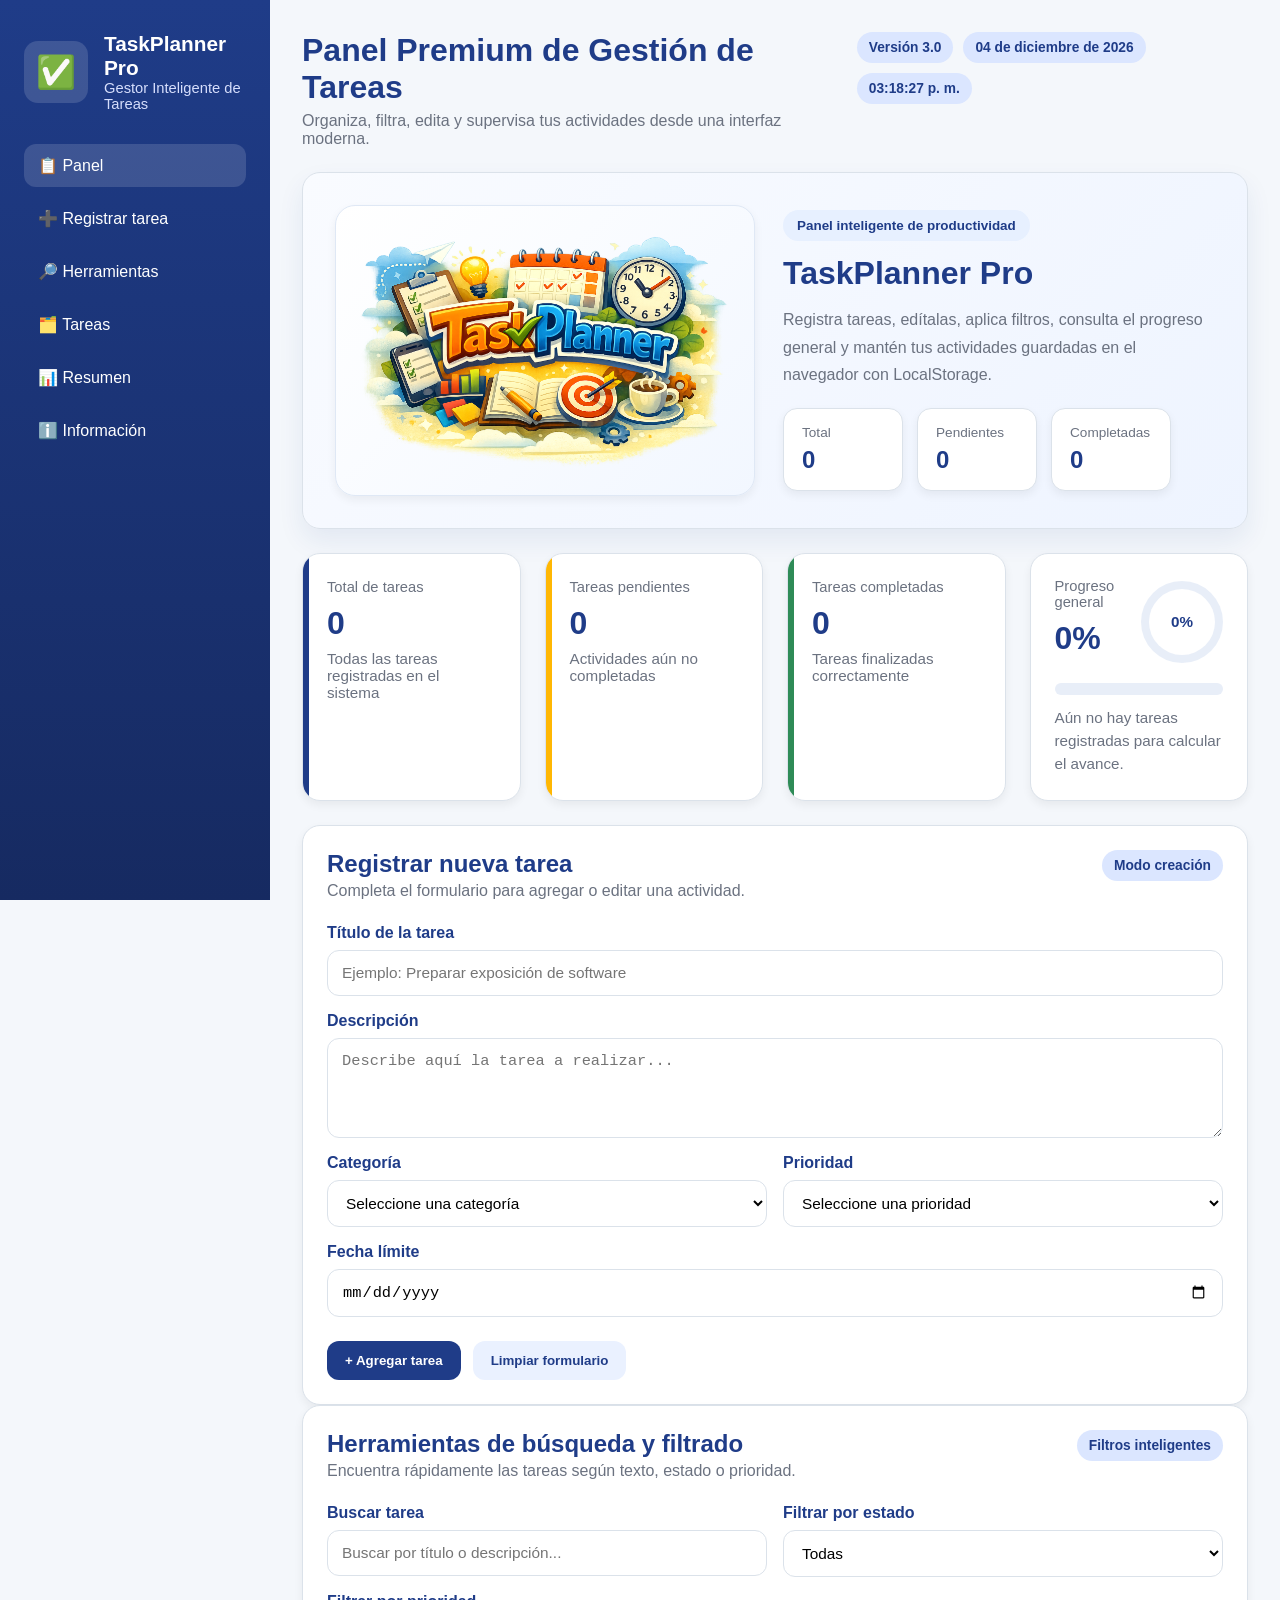
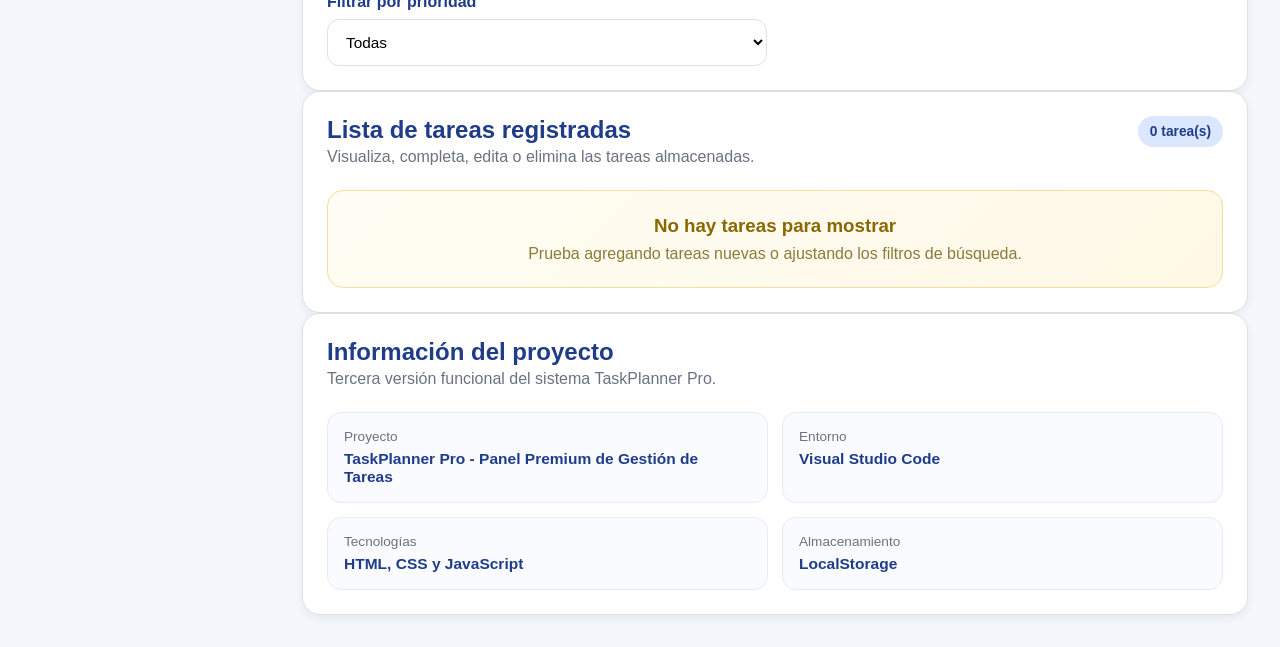
<file: index.html>
<!DOCTYPE html>
<html lang="es">

<head>
  <meta charset="UTF-8" />
  <meta name="viewport" content="width=device-width, initial-scale=1.0" />
  <title>TaskPlanner Pro - Panel Premium de Gestión de Tareas</title>
  <link rel="stylesheet" href="styles.css" />
</head>

<body>
  <div class="app-shell">
    <aside class="sidebar">
      <div class="brand">
        <div class="brand-icon">✅</div>
        <div>
          <h2>TaskPlanner Pro</h2>
          <p>Gestor Inteligente de Tareas</p>
        </div>
      </div>

      <nav class="menu">
        <a href="#dashboard" class="menu-item active">📋 Panel</a>
        <a href="#registro" class="menu-item">➕ Registrar tarea</a>
        <a href="#herramientas" class="menu-item">🔎 Herramientas</a>
        <a href="#lista" class="menu-item">🗂️ Tareas</a>
        <a href="#resumen" class="menu-item">📊 Resumen</a>
        <a href="#contacto" class="menu-item">ℹ️ Información</a>
      </nav>
    </aside>

    <main class="main-content">
      <header class="topbar" id="dashboard">
        <div>
          <h1>Panel Premium de Gestión de Tareas</h1>
          <p class="subtitle">
            Organiza, filtra, edita y supervisa tus actividades desde una interfaz moderna.
          </p>
        </div>

        <div class="topbar-meta">
          <span class="top-badge">Versión 3.0</span>
          <span class="top-date" id="currentDate">Cargando fecha...</span>
          <span class="top-clock" id="currentTime">00:00:00</span>
        </div>
      </header>

      <section class="hero-card">
        <div class="hero-image-box">
          <img src="images/taskplanner-banner.png" alt="Banner ilustrativo de TaskPlanner" class="hero-image" />
        </div>

        <div class="hero-content">
          <span class="hero-tag">Panel inteligente de productividad</span>
          <h3>TaskPlanner Pro</h3>
          <p>
            Registra tareas, edítalas, aplica filtros, consulta el progreso general
            y mantén tus actividades guardadas en el navegador con LocalStorage.
          </p>

          <div class="hero-stats">
            <div class="mini-stat">
              <span class="mini-label">Total</span>
              <strong id="totalTareasHero">0</strong>
            </div>
            <div class="mini-stat">
              <span class="mini-label">Pendientes</span>
              <strong id="pendientesHero">0</strong>
            </div>
            <div class="mini-stat">
              <span class="mini-label">Completadas</span>
              <strong id="completadasHero">0</strong>
            </div>
          </div>
        </div>
      </section>

      <section class="progress-section" id="resumen">
        <article class="stat-card stat-total">
          <span class="stat-title">Total de tareas</span>
          <h3 id="totalTareas">0</h3>
          <p>Todas las tareas registradas en el sistema</p>
        </article>

        <article class="stat-card stat-pending">
          <span class="stat-title">Tareas pendientes</span>
          <h3 id="tareasPendientes">0</h3>
          <p>Actividades aún no completadas</p>
        </article>

        <article class="stat-card stat-completed">
          <span class="stat-title">Tareas completadas</span>
          <h3 id="tareasCompletadas">0</h3>
          <p>Tareas finalizadas correctamente</p>
        </article>

        <article class="progress-card">
          <div class="progress-header">
            <div>
              <span class="stat-title">Progreso general</span>
              <h3 id="progressPercentage">0%</h3>
            </div>
            <div class="progress-circle" id="progressCircle">
              <span id="progressCircleText">0%</span>
            </div>
          </div>

          <div class="progress-bar-container">
            <div class="progress-bar-fill" id="progressBarFill"></div>
          </div>

          <p class="progress-text" id="progressText">
            Aún no hay tareas registradas para calcular el avance.
          </p>
        </article>
      </section>

      <section class="form-card" id="registro">
        <div class="section-header">
          <div>
            <h2>Registrar nueva tarea</h2>
            <p>Completa el formulario para agregar o editar una actividad.</p>
          </div>
          <span class="badge-soft" id="formModeBadge">Modo creación</span>
        </div>

        <form id="taskForm" class="task-form">
          <input type="hidden" id="editIndex" value="" />

          <div class="form-grid">
            <div class="form-group form-group-full">
              <label for="titulo">Título de la tarea</label>
              <input type="text" id="titulo" name="titulo" placeholder="Ejemplo: Preparar exposición de software"
                required />
            </div>

            <div class="form-group form-group-full">
              <label for="descripcion">Descripción</label>
              <textarea id="descripcion" name="descripcion" rows="4" placeholder="Describe aquí la tarea a realizar..."
                required></textarea>
            </div>

            <div class="form-group">
              <label for="categoria">Categoría</label>
              <select id="categoria" name="categoria" required>
                <option value="">Seleccione una categoría</option>
                <option value="Académica">Académica</option>
                <option value="Personal">Personal</option>
                <option value="Laboral">Laboral</option>
                <option value="Otro">Otro</option>
              </select>
            </div>

            <div class="form-group">
              <label for="prioridad">Prioridad</label>
              <select id="prioridad" name="prioridad" required>
                <option value="">Seleccione una prioridad</option>
                <option value="Alta">Alta</option>
                <option value="Media">Media</option>
                <option value="Baja">Baja</option>
              </select>
            </div>

            <div class="form-group form-group-full">
              <label for="fecha">Fecha límite</label>
              <input type="date" id="fecha" name="fecha" required />
            </div>
          </div>

          <div class="form-actions">
            <button type="submit" class="primary-btn" id="submitBtn">+ Agregar tarea</button>
            <button type="reset" class="secondary-btn" id="resetBtn">Limpiar formulario</button>
          </div>
        </form>
      </section>

      <section class="tools-card" id="herramientas">
        <div class="section-header">
          <div>
            <h2>Herramientas de búsqueda y filtrado</h2>
            <p>Encuentra rápidamente las tareas según texto, estado o prioridad.</p>
          </div>
          <span class="badge-soft">Filtros inteligentes</span>
        </div>

        <div class="tools-grid">
          <div class="form-group">
            <label for="searchInput">Buscar tarea</label>
            <input type="text" id="searchInput" placeholder="Buscar por título o descripción..." />
          </div>

          <div class="form-group">
            <label for="filterStatus">Filtrar por estado</label>
            <select id="filterStatus">
              <option value="Todas">Todas</option>
              <option value="Pendiente">Pendientes</option>
              <option value="Completada">Completadas</option>
            </select>
          </div>

          <div class="form-group">
            <label for="filterPriority">Filtrar por prioridad</label>
            <select id="filterPriority">
              <option value="Todas">Todas</option>
              <option value="Alta">Alta</option>
              <option value="Media">Media</option>
              <option value="Baja">Baja</option>
            </select>
          </div>
        </div>
      </section>

      <section class="list-card" id="lista">
        <div class="section-header">
          <div>
            <h2>Lista de tareas registradas</h2>
            <p>Visualiza, completa, edita o elimina las tareas almacenadas.</p>
          </div>
          <span class="badge-soft" id="taskCountBadge">0 tareas</span>
        </div>

        <div id="taskList" class="task-list"></div>
      </section>

      <section class="info-card" id="contacto">
        <div class="section-header">
          <div>
            <h2>Información del proyecto</h2>
            <p>Tercera versión funcional del sistema TaskPlanner Pro.</p>
          </div>
        </div>

        <div class="info-grid">
          <div class="info-item">
            <span>Proyecto</span>
            <strong>TaskPlanner Pro - Panel Premium de Gestión de Tareas</strong>
          </div>
          <div class="info-item">
            <span>Entorno</span>
            <strong>Visual Studio Code</strong>
          </div>
          <div class="info-item">
            <span>Tecnologías</span>
            <strong>HTML, CSS y JavaScript</strong>
          </div>
          <div class="info-item">
            <span>Almacenamiento</span>
            <strong>LocalStorage</strong>
          </div>
        </div>
      </section>
    </main>
  </div>

  <script src="script.js"></script>
</body>

</html>
</file>
<file: styles.css>
:root {
  --color-primary: #1f3c88;
  --color-primary-dark: #162a61;
  --color-primary-soft: #dbe6ff;
  --color-secondary: #00a896;
  --color-warning: #ffb703;
  --color-danger: #e63946;
  --color-success: #2e8b57;
  --color-bg: #f4f7fb;
  --color-surface: #ffffff;
  --color-text: #1f2937;
  --color-muted: #6b7280;
  --color-border: #dbe2ea;
  --shadow-sm: 0 4px 10px rgba(0, 0, 0, 0.06);
  --shadow-md: 0 12px 26px rgba(31, 60, 136, 0.08);
  --radius-lg: 18px;
  --radius-md: 12px;
  --spacing-md: 16px;
  --spacing-lg: 24px;
  --spacing-xl: 32px;
  --font-main: "Segoe UI", Tahoma, Geneva, Verdana, sans-serif;
}

* {
  box-sizing: border-box;
  margin: 0;
  padding: 0;
}

html {
  scroll-behavior: smooth;
}

body {
  font-family: var(--font-main);
  background: var(--color-bg);
  color: var(--color-text);
}

.app-shell {
  display: grid;
  grid-template-columns: 270px 1fr;
  min-height: 100vh;
}

.sidebar {
  background: linear-gradient(180deg, var(--color-primary), var(--color-primary-dark));
  color: white;
  padding: var(--spacing-xl) var(--spacing-lg);
  position: sticky;
  top: 0;
  height: 100vh;
}

.brand {
  display: flex;
  align-items: center;
  gap: var(--spacing-md);
  margin-bottom: var(--spacing-xl);
}

.brand-icon {
  font-size: 2rem;
  background: rgba(255, 255, 255, 0.14);
  padding: 12px;
  border-radius: 14px;
}

.brand h2 {
  font-size: 1.3rem;
  font-weight: 700;
}

.brand p {
  font-size: 0.92rem;
  color: #d6defc;
}

.menu {
  display: flex;
  flex-direction: column;
  gap: 10px;
}

.menu-item {
  text-decoration: none;
  color: white;
  padding: 12px 14px;
  border-radius: 12px;
  transition: 0.3s ease;
  font-weight: 500;
}

.menu-item:hover,
.menu-item.active {
  background: rgba(255, 255, 255, 0.14);
}

.main-content {
  padding: var(--spacing-xl);
}

.topbar {
  display: flex;
  justify-content: space-between;
  align-items: flex-start;
  gap: var(--spacing-lg);
  margin-bottom: var(--spacing-lg);
}

.topbar h1 {
  font-size: 2rem;
  color: var(--color-primary);
  margin-bottom: 6px;
}

.subtitle {
  color: var(--color-muted);
}

.topbar-meta {
  display: flex;
  gap: 10px;
  flex-wrap: wrap;
}

.top-badge,
.top-date,
.top-clock,
.badge-soft {
  background: var(--color-primary-soft);
  color: var(--color-primary);
  padding: 8px 12px;
  border-radius: 999px;
  font-size: 0.86rem;
  font-weight: 700;
}

/* HERO CON IMAGEN */
.hero-card {
  background: linear-gradient(135deg, #f9fbff, #eef4ff);
  border: 1px solid var(--color-border);
  border-radius: var(--radius-lg);
  box-shadow: var(--shadow-md);
  padding: var(--spacing-xl);
  display: grid;
  grid-template-columns: 420px 1fr;
  gap: 28px;
  align-items: center;
  margin-bottom: var(--spacing-lg);
}

.hero-image-box {
  background: linear-gradient(135deg, #ffffff, #f2f7ff);
  border: 1px solid #dfe8f5;
  border-radius: 20px;
  padding: 16px;
  box-shadow: var(--shadow-sm);
  display: flex;
  justify-content: center;
  align-items: center;
}

.hero-image {
  width: 100%;
  max-width: 100%;
  height: auto;
  display: block;
  border-radius: 16px;
  object-fit: cover;
}

.hero-content {
  display: flex;
  flex-direction: column;
  gap: 14px;
}

.hero-tag {
  display: inline-block;
  width: fit-content;
  background: #e7f0ff;
  color: var(--color-primary);
  padding: 8px 14px;
  border-radius: 999px;
  font-size: 0.84rem;
  font-weight: 700;
}

.hero-content h3 {
  color: var(--color-primary);
  font-size: 2rem;
  margin: 0;
}

.hero-content p {
  color: var(--color-muted);
  max-width: 700px;
  line-height: 1.7;
  font-size: 1rem;
}

.hero-stats {
  display: flex;
  gap: 14px;
  flex-wrap: wrap;
  margin-top: 6px;
}

.mini-stat {
  background: white;
  border: 1px solid var(--color-border);
  border-radius: 14px;
  padding: 16px 18px;
  min-width: 120px;
  box-shadow: var(--shadow-sm);
}

.mini-label {
  display: block;
  color: var(--color-muted);
  font-size: 0.85rem;
  margin-bottom: 6px;
}

.mini-stat strong {
  font-size: 1.5rem;
  color: var(--color-primary);
}

.progress-section {
  display: grid;
  grid-template-columns: repeat(4, 1fr);
  gap: var(--spacing-lg);
  margin-bottom: var(--spacing-lg);
}

.stat-card,
.form-card,
.tools-card,
.list-card,
.info-card,
.progress-card {
  background: var(--color-surface);
  border-radius: var(--radius-lg);
  box-shadow: var(--shadow-sm);
  border: 1px solid var(--color-border);
  padding: var(--spacing-lg);
}

.stat-card {
  position: relative;
  overflow: hidden;
}

.stat-card::before {
  content: "";
  position: absolute;
  inset: 0 auto 0 0;
  width: 6px;
}

.stat-total::before {
  background: var(--color-primary);
}

.stat-pending::before {
  background: var(--color-warning);
}

.stat-completed::before {
  background: var(--color-success);
}

.stat-title {
  display: inline-block;
  color: var(--color-muted);
  font-size: 0.92rem;
  margin-bottom: 10px;
}

.stat-card h3,
.progress-card h3 {
  font-size: 2rem;
  color: var(--color-primary);
  margin-bottom: 8px;
}

.stat-card p,
.progress-card p {
  color: var(--color-muted);
  font-size: 0.95rem;
}

.progress-card {
  display: flex;
  flex-direction: column;
  justify-content: center;
}

.progress-header {
  display: flex;
  justify-content: space-between;
  align-items: center;
  gap: 16px;
  margin-bottom: 18px;
}

.progress-circle {
  width: 82px;
  height: 82px;
  border-radius: 50%;
  display: grid;
  place-items: center;
  background: conic-gradient(var(--color-success) 0deg, #e8eef8 0deg);
  position: relative;
  flex-shrink: 0;
}

.progress-circle::before {
  content: "";
  position: absolute;
  inset: 8px;
  border-radius: 50%;
  background: white;
}

.progress-circle span {
  position: relative;
  z-index: 1;
  color: var(--color-primary);
  font-weight: 700;
  font-size: 0.95rem;
}

.progress-bar-container {
  width: 100%;
  height: 12px;
  border-radius: 999px;
  background: #e8eef8;
  overflow: hidden;
  margin-bottom: 12px;
}

.progress-bar-fill {
  height: 100%;
  width: 0%;
  background: linear-gradient(90deg, var(--color-secondary), var(--color-success));
  border-radius: 999px;
  transition: width 0.4s ease;
}

.progress-text {
  line-height: 1.5;
}

.section-header {
  display: flex;
  justify-content: space-between;
  align-items: flex-start;
  gap: var(--spacing-md);
  margin-bottom: var(--spacing-lg);
}

.section-header h2 {
  color: var(--color-primary);
  margin-bottom: 4px;
}

.section-header p {
  color: var(--color-muted);
}

.task-form,
.tools-grid {
  width: 100%;
}

.form-grid,
.tools-grid {
  display: grid;
  grid-template-columns: 1fr 1fr;
  gap: var(--spacing-md);
}

.form-group {
  display: flex;
  flex-direction: column;
}

.form-group-full {
  grid-column: 1 / -1;
}

.form-group label {
  font-weight: 600;
  color: var(--color-primary);
  margin-bottom: 8px;
}

input,
select,
textarea {
  width: 100%;
  padding: 13px 14px;
  border: 1px solid var(--color-border);
  border-radius: 12px;
  outline: none;
  font-size: 0.96rem;
  transition: border 0.3s, box-shadow 0.3s;
  background: #fff;
}

input:focus,
select:focus,
textarea:focus {
  border-color: var(--color-primary);
  box-shadow: 0 0 0 4px rgba(31, 60, 136, 0.12);
}

textarea {
  resize: vertical;
}

.form-actions {
  display: flex;
  gap: 12px;
  margin-top: var(--spacing-lg);
  flex-wrap: wrap;
}

.primary-btn,
.secondary-btn,
.action-btn {
  border: none;
  border-radius: 12px;
  padding: 12px 18px;
  font-weight: 600;
  cursor: pointer;
  transition: 0.25s ease;
}

.primary-btn {
  background: var(--color-primary);
  color: white;
}

.primary-btn:hover {
  transform: translateY(-1px);
  box-shadow: var(--shadow-md);
}

.secondary-btn {
  background: #eaf1ff;
  color: var(--color-primary);
}

.secondary-btn:hover {
  background: #dfe9ff;
}

.task-list {
  display: grid;
  gap: 16px;
}

.task-card {
  border: 1px solid var(--color-border);
  border-radius: 16px;
  background: #fcfdff;
  box-shadow: var(--shadow-sm);
  padding: 18px;
  transition: transform 0.2s ease, box-shadow 0.2s ease;
}

.task-card:hover {
  transform: translateY(-2px);
  box-shadow: var(--shadow-md);
}

.task-card.completed {
  background: #eefaf2;
  border-color: #cfe8d8;
}

.task-top {
  display: flex;
  justify-content: space-between;
  gap: 12px;
  align-items: flex-start;
  margin-bottom: 12px;
}

.task-top h3 {
  color: var(--color-primary);
  font-size: 1.15rem;
}

.task-card.completed .task-top h3 {
  text-decoration: line-through;
  color: var(--color-success);
}

.task-status {
  padding: 7px 12px;
  border-radius: 999px;
  font-size: 0.82rem;
  font-weight: 700;
  white-space: nowrap;
}

.status-pending {
  background: #fff3d6;
  color: #946200;
}

.status-completed {
  background: #daf5e4;
  color: var(--color-success);
}

.task-description {
  color: var(--color-muted);
  margin-bottom: 14px;
}

.task-meta {
  display: grid;
  grid-template-columns: repeat(3, 1fr);
  gap: 12px;
  margin-bottom: 14px;
}

.meta-box {
  background: #f6f9ff;
  border: 1px solid #e3ebf7;
  border-radius: 12px;
  padding: 12px;
}

.meta-box span {
  display: block;
  color: var(--color-muted);
  font-size: 0.82rem;
  margin-bottom: 4px;
}

.meta-box strong {
  color: var(--color-primary);
  font-size: 0.95rem;
}

.task-actions {
  display: flex;
  gap: 10px;
  flex-wrap: wrap;
}

.btn-complete {
  background: var(--color-secondary);
  color: white;
}

.btn-edit {
  background: #eaf1ff;
  color: var(--color-primary);
}

.btn-delete {
  background: #ffe5e7;
  color: var(--color-danger);
}

.btn-complete:hover,
.btn-edit:hover,
.btn-delete:hover {
  opacity: 0.93;
}

.empty-state {
  background: linear-gradient(135deg, #fffdf4, #fff8e6);
  border: 1px solid #f3df9f;
  border-radius: 16px;
  padding: 24px;
  text-align: center;
}

.empty-state h3 {
  color: #8a6800;
  margin-bottom: 8px;
}

.empty-state p {
  color: #8b7a39;
}

.info-grid {
  display: grid;
  grid-template-columns: 1fr 1fr;
  gap: 14px;
}

.info-item {
  background: #f9fbff;
  border: 1px solid #e4ecf8;
  border-radius: 14px;
  padding: 16px;
}

.info-item span {
  display: block;
  color: var(--color-muted);
  font-size: 0.85rem;
  margin-bottom: 6px;
}

.info-item strong {
  color: var(--color-primary);
  font-size: 0.97rem;
}

@media (max-width: 1200px) {
  .progress-section {
    grid-template-columns: 1fr 1fr;
  }

  .task-meta {
    grid-template-columns: 1fr;
  }
}

@media (max-width: 900px) {
  .app-shell {
    grid-template-columns: 1fr;
  }

  .sidebar {
    display: none;
  }

  .main-content {
    padding: 18px;
  }

  .form-grid,
  .tools-grid,
  .info-grid,
  .progress-section {
    grid-template-columns: 1fr;
  }

  .hero-card {
    grid-template-columns: 1fr;
  }

  .hero-image-box {
    width: 100%;
  }

  .topbar,
  .section-header,
  .hero-card,
  .progress-header {
    flex-direction: column;
    align-items: flex-start;
  }
}
</file>
